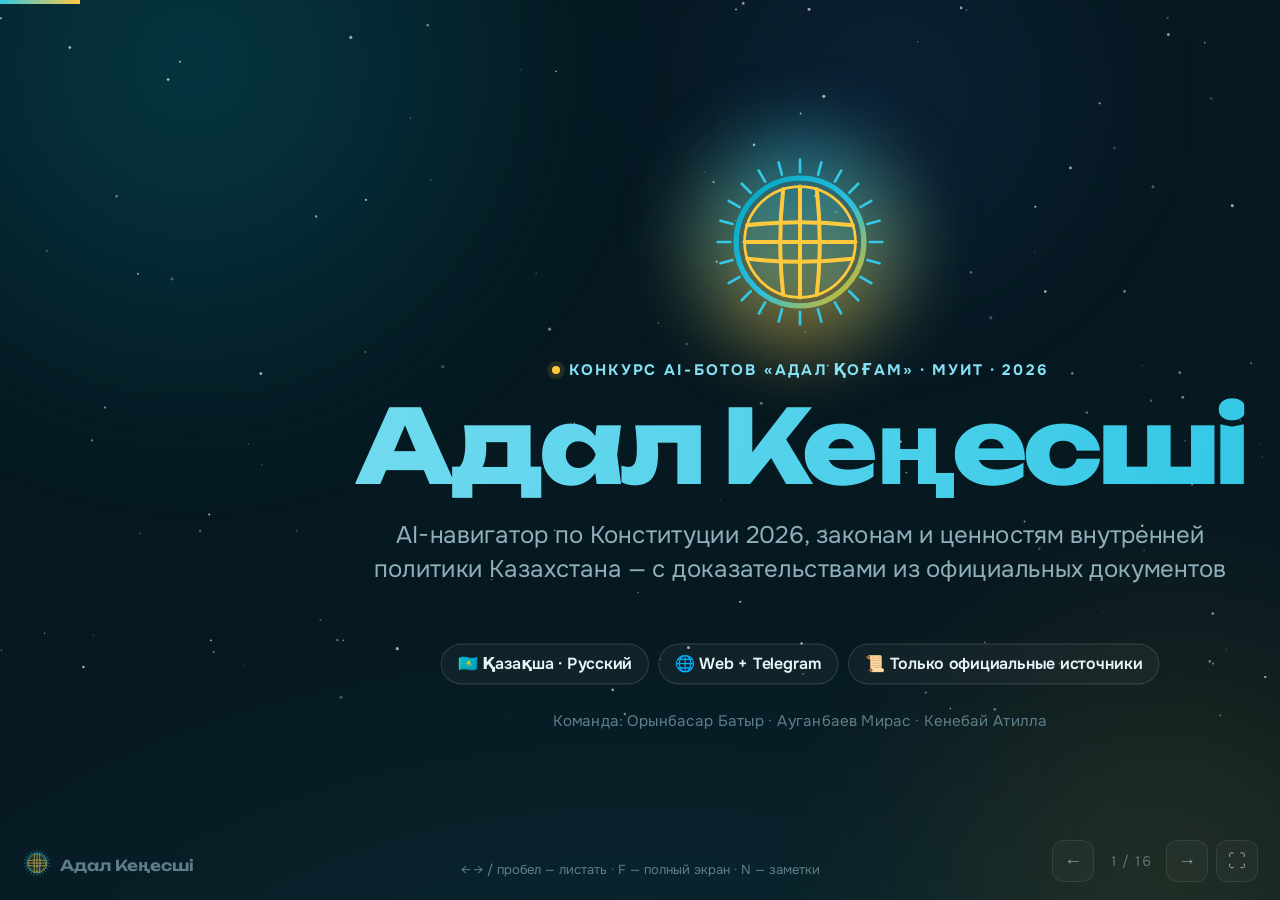
<file: docs/index.html>
<!doctype html>
<html lang="ru">
<head>
<meta charset="utf-8">
<meta name="viewport" content="width=device-width, initial-scale=1, viewport-fit=cover">
<title>Адал Кеңесші — презентация проекта</title>
<meta name="description" content="AI-навигатор по Конституции РК 2026, законам и ценностям внутренней политики. Конкурс «Адал қоғам», МУИТ.">
<meta property="og:title" content="Адал Кеңесші — AI-навигатор по Конституции 2026">
<meta property="og:description" content="Честные ответы по официальным документам, со ссылкой на статью. Қазақша · Русский.">
<meta name="theme-color" content="#061820">
<link rel="preconnect" href="https://fonts.googleapis.com">
<link rel="preconnect" href="https://fonts.gstatic.com" crossorigin>
<link href="https://fonts.googleapis.com/css2?family=Unbounded:wght@400;600;800&family=Onest:wght@400;500;600;700&display=swap" rel="stylesheet">
<link rel="icon" href="data:image/svg+xml,%3Csvg xmlns='http://www.w3.org/2000/svg' viewBox='0 0 64 64'%3E%3Ccircle cx='32' cy='32' r='30' fill='%2300A3C4'/%3E%3Ccircle cx='32' cy='32' r='15' fill='none' stroke='%23F5B800' stroke-width='4'/%3E%3Cpath d='M24 19v26M32 17v30M40 19v26M19 24h26M17 32h30M19 40h26' stroke='%23F5B800' stroke-width='2.4'/%3E%3C/svg%3E">
<style>
/* Сцена 1600×900, масштабируется под любой экран. Тёмное «ночное небо над степью»,
   национальные цвета (Указ № 1081): небесно-бирюзовый и золотистый. */
@property --angle { syntax: "<angle>"; inherits: false; initial-value: 0deg; }
:root {
  --bg: #061820; --bg2: #0A2530; --card: rgba(16, 44, 56, .62); --card-solid: #0F2A35;
  --line: rgba(255, 255, 255, .09); --line2: rgba(255, 255, 255, .16);
  --text: #EAF5F8; --muted: #8FB0BA; --dim: #5E7F89;
  --sky: #33C8E6; --sky2: #84E0F2; --sky-soft: rgba(51, 200, 230, .12);
  --gold: #FFC93D; --gold2: #FFD978; --gold-soft: rgba(255, 201, 61, .13);
  --ok: #4CD493; --bad: #FF6B7D;
  --display: "Unbounded", "Onest", system-ui, sans-serif;
  --body: "Onest", system-ui, -apple-system, "Segoe UI", sans-serif;
  --ease: cubic-bezier(.2, .8, .2, 1); --spring: cubic-bezier(.34, 1.56, .64, 1);
  color-scheme: dark;
}
* { box-sizing: border-box; }
html, body { margin: 0; height: 100%; background: var(--bg); color: var(--text); font-family: var(--body); overflow: hidden; -webkit-font-smoothing: antialiased; }

/* ---------- фон ---------- */
.sky { position: fixed; inset: 0; overflow: hidden; background: radial-gradient(120% 90% at 50% 120%, #0B2A33 0%, var(--bg) 60%); }
.aurora { position: absolute; border-radius: 50%; filter: blur(80px); opacity: .9; }
.a1 { width: 70vmax; height: 70vmax; left: -20vmax; top: -30vmax; background: radial-gradient(circle, rgba(0, 200, 230, .22), transparent 65%); animation: d1 24s var(--ease) infinite alternate; }
.a2 { width: 60vmax; height: 60vmax; right: -22vmax; bottom: -28vmax; background: radial-gradient(circle, rgba(255, 190, 40, .15), transparent 65%); animation: d2 28s var(--ease) infinite alternate; }
.a3 { width: 45vmax; height: 45vmax; right: 8vmax; top: -15vmax; background: radial-gradient(circle, rgba(60, 110, 255, .14), transparent 65%); animation: d3 32s var(--ease) infinite alternate; }
@keyframes d1 { to { transform: translate(14vmax, 10vmax) scale(1.15); } }
@keyframes d2 { to { transform: translate(-12vmax, -8vmax) scale(1.2); } }
@keyframes d3 { to { transform: translate(-16vmax, 12vmax) scale(.9); } }
#stars { position: absolute; inset: 0; width: 100%; height: 100%; }

/* ---------- сцена и слайды ---------- */
.viewport { position: fixed; inset: 0; display: grid; place-items: center; }
.stage { width: 1600px; height: 900px; position: relative; transform-origin: center; flex: none; }
.slide { position: absolute; inset: 0; padding: 84px 104px 80px; display: flex; flex-direction: column; opacity: 0; visibility: hidden; transform: translateX(60px) scale(.985); transition: opacity .6s var(--ease), transform .7s var(--ease), visibility 0s .7s; }
.slide.active { opacity: 1; visibility: visible; transform: none; transition: opacity .6s var(--ease), transform .7s var(--ease); }
.slide.past { transform: translateX(-60px) scale(.985); }
.in { opacity: 0; }
.slide.active .in { animation: rise .8s var(--ease) both; animation-delay: calc(var(--d, 0) * 110ms + 120ms); }
@keyframes rise { from { opacity: 0; transform: translateY(26px); filter: blur(8px); } to { opacity: 1; transform: none; filter: none; } }

/* ---------- типографика ---------- */
.eyebrow { display: inline-flex; align-items: center; gap: 12px; font-size: 19px; font-weight: 700; letter-spacing: .14em; text-transform: uppercase; color: var(--sky2); }
.eyebrow::before { content: ""; width: 10px; height: 10px; border-radius: 50%; background: var(--gold); box-shadow: 0 0 0 6px var(--gold-soft); }
h1, h2 { font-family: var(--display); margin: 0; letter-spacing: -.03em; text-wrap: balance; }
h2 { font-size: 58px; font-weight: 800; line-height: 1.08; margin-top: 18px; }
.lead { font-size: 26px; line-height: 1.5; color: var(--muted); margin: 22px 0 0; max-width: 1080px; }
.grad { background: linear-gradient(100deg, var(--sky) 0%, var(--sky2) 44%, var(--gold) 50%, var(--sky2) 56%, var(--sky) 100%); background-size: 300% 100%; background-position: 100% 0; -webkit-background-clip: text; background-clip: text; color: transparent; animation: sheen 6s 1.5s var(--ease) infinite; }
@keyframes sheen { 0% { background-position: 100% 0; } 55%, 100% { background-position: 0 0; } }
.gold { color: var(--gold); }
.sky-t { color: var(--sky); }
b, strong { font-weight: 700; }

/* ---------- общие блоки ---------- */
.card { background: var(--card); border: 1px solid var(--line); border-radius: 26px; backdrop-filter: blur(16px); -webkit-backdrop-filter: blur(16px); }
.row { display: flex; gap: 28px; }
.grow { flex: 1; min-width: 0; }
.pill { display: inline-flex; align-items: center; gap: 10px; padding: 12px 20px; border-radius: 999px; border: 1px solid var(--line2); background: rgba(255, 255, 255, .04); font-size: 20px; font-weight: 600; }
.chips { display: flex; flex-wrap: wrap; gap: 12px; }

/* браузер и телефон */
.browser { border-radius: 22px; overflow: hidden; border: 1px solid var(--line2); background: #0B1F27; box-shadow: 0 40px 90px -30px rgba(0, 0, 0, .8), 0 0 0 1px rgba(255, 255, 255, .03); }
.browser .bar { height: 40px; display: flex; align-items: center; gap: 8px; padding: 0 16px; background: rgba(255, 255, 255, .04); border-bottom: 1px solid var(--line); }
.browser .bar i { display: block; width: 12px; height: 12px; border-radius: 50%; background: #FF6B7D; }
.browser .bar i:nth-child(2) { background: var(--gold); } .browser .bar i:nth-child(3) { background: var(--ok); }
.browser .bar span { margin-left: 14px; font-size: 14px; color: var(--dim); }
.browser img { display: block; width: 100%; max-height: 610px; object-fit: cover; object-position: center top; }
.phone { width: 300px; border-radius: 44px; padding: 12px; background: #0B1F27; border: 1px solid var(--line2); box-shadow: 0 40px 90px -30px rgba(0, 0, 0, .9); flex: none; }
.phone img { display: block; width: 100%; border-radius: 32px; }

/* ---------- шаңырақ ---------- */
.shanyrak { overflow: visible; }
.shanyrak .uyk { transform-origin: 50px 50px; animation: spin 70s linear infinite; }
.shanyrak .uyk line { stroke: var(--sky); stroke-width: 1.6; stroke-linecap: round; }
.shanyrak .ring { fill: none; stroke: url(#shg); stroke-width: 3.2; }
.shanyrak .ring-in { fill: none; stroke: var(--gold); stroke-width: 1.6; }
.shanyrak .core { fill: rgba(51, 200, 230, .10); }
.shanyrak .bars path { fill: none; stroke: var(--gold); stroke-width: 2.4; stroke-linecap: round; }
.slide.active .draw .ring, .slide.active .draw .ring-in, .slide.active .draw .bars path { stroke-dasharray: 260; stroke-dashoffset: 260; animation: draw 2s var(--ease) forwards; }
.slide.active .draw .bars path { animation-delay: .6s; }
@keyframes draw { to { stroke-dashoffset: 0; } }
@keyframes spin { to { transform: rotate(360deg); } }
.orb { position: relative; display: grid; place-items: center; }
.orb::before { content: ""; position: absolute; inset: -14%; border-radius: 50%; background: conic-gradient(from var(--angle), var(--sky), var(--gold), var(--sky)); filter: blur(46px); opacity: .5; animation: rot 9s linear infinite; }
@keyframes rot { to { --angle: 360deg; } }
.orb svg { position: relative; width: 100%; height: 100%; animation: float 6s ease-in-out infinite; }
@keyframes float { 50% { transform: translateY(-10px); } }

/* ---------- 1. Титул ---------- */
.s-title { justify-content: center; align-items: center; text-align: center; }
.s-title .orb { width: 210px; height: 210px; margin-bottom: 24px; }
.s-title h1 { font-size: 128px; font-weight: 800; line-height: 1; letter-spacing: -.045em; }
.s-title .sub { font-size: 30px; color: var(--muted); margin-top: 26px; max-width: 1100px; line-height: 1.45; }
.s-title .chips { justify-content: center; margin-top: 40px; }
.s-title .team { margin-top: 34px; font-size: 19px; color: var(--dim); letter-spacing: .02em; }

/* ---------- 2. Проблема ---------- */
.big-nums { display: flex; gap: 22px; margin-top: 46px; }
.big-num { flex: 1; padding: 30px 30px 26px; }
.big-num b { display: block; font: 800 82px/1 var(--display); letter-spacing: -.04em; color: var(--sky); font-variant-numeric: tabular-nums; }
.big-num span { display: block; margin-top: 12px; font-size: 22px; color: var(--muted); line-height: 1.35; }
.fake { margin-top: 30px; padding: 26px 30px; display: flex; gap: 26px; align-items: center; border-color: rgba(255, 107, 125, .35); background: rgba(255, 107, 125, .07); }
.fake .q { font-size: 23px; color: var(--muted); }
.fake .a { font-size: 25px; margin-top: 6px; text-decoration: line-through; text-decoration-color: var(--bad); text-decoration-thickness: 3px; }
.fake .x { margin-left: auto; flex: none; padding: 10px 18px; border-radius: 14px; background: var(--bad); color: #2B0008; font-weight: 800; font-size: 20px; }

/* ---------- 3. Решение ---------- */
.pillars { display: grid; grid-template-columns: repeat(4, 1fr); gap: 20px; margin-top: 52px; }
.pillar { padding: 30px 26px; display: flex; flex-direction: column; gap: 14px; }
.pillar .ic { width: 64px; height: 64px; border-radius: 20px; display: grid; place-items: center; font-size: 32px; background: var(--sky-soft); }
.pillar.g .ic { background: var(--gold-soft); }
.pillar h3 { margin: 0; font: 600 25px/1.25 var(--display); letter-spacing: -.01em; }
.pillar p { margin: 0; font-size: 19.5px; line-height: 1.45; color: var(--muted); }

/* ---------- скриншот-слайды ---------- */
.shot-layout { display: flex; gap: 52px; align-items: center; flex: 1; margin-top: 10px; min-height: 0; }
.shot-text { width: 500px; flex: none; display: flex; flex-direction: column; }
.shot-text h2 { font-size: 50px; }
.shot-text .lead { font-size: 23px; }
.shot-media { flex: 1; min-width: 0; position: relative; }
.points { list-style: none; padding: 0; margin: 30px 0 0; display: grid; gap: 16px; }
.points li { display: flex; gap: 14px; font-size: 21px; line-height: 1.4; color: var(--text); }
.points li::before { content: ""; flex: none; width: 10px; height: 10px; margin-top: 10px; border-radius: 3px; background: var(--gold); transform: rotate(45deg); }
.points li span { color: var(--muted); }
.callout { position: absolute; padding: 14px 18px; border-radius: 16px; font-size: 18px; font-weight: 600; background: var(--card-solid); border: 1px solid rgba(255, 201, 61, .5); box-shadow: 0 20px 40px -18px rgba(0, 0, 0, .9); max-width: 330px; line-height: 1.35; }
.callout small { display: block; font-weight: 500; color: var(--muted); font-size: 15px; margin-top: 4px; }
.verdicts { display: grid; grid-template-columns: 1fr 1fr; gap: 12px; margin-top: 28px; }
.vd { display: flex; align-items: center; gap: 12px; padding: 14px 16px; border-radius: 16px; font-size: 19px; font-weight: 700; border: 1px solid var(--line2); }
.vd i { width: 34px; height: 34px; border-radius: 50%; display: grid; place-items: center; font-style: normal; color: #062; flex: none; }
.vd.t { background: rgba(76, 212, 147, .1); } .vd.t i { background: var(--ok); color: #03301C; }
.vd.f { background: rgba(255, 107, 125, .1); } .vd.f i { background: var(--bad); color: #2B0008; }
.vd.p { background: var(--gold-soft); } .vd.p i { background: var(--gold); color: #2A1F00; }
.vd.u { background: rgba(255, 255, 255, .04); } .vd.u i { background: var(--muted); color: #0A1A20; }

/* ---------- 8. мультиканальность ---------- */
.multi { display: grid; grid-template-columns: 300px 1fr; gap: 46px; align-items: center; flex: 1; margin-top: 18px; }
.feat-grid { display: grid; grid-template-columns: 1fr 1fr; gap: 18px; }
.feat { padding: 24px; display: flex; gap: 18px; align-items: flex-start; }
.feat .ic { font-size: 30px; flex: none; width: 56px; height: 56px; border-radius: 18px; display: grid; place-items: center; background: var(--sky-soft); }
.feat h3 { margin: 0; font: 600 22px/1.25 var(--display); }
.feat p { margin: 6px 0 0; font-size: 18px; color: var(--muted); line-height: 1.4; }
.feat code { font-family: ui-monospace, Menlo, monospace; color: var(--gold2); font-size: 16px; }

/* ---------- 9. как работает ---------- */
.flow { display: grid; grid-template-columns: repeat(6, 1fr); gap: 0; margin-top: 64px; position: relative; }
.flow::before { content: ""; position: absolute; left: 7%; right: 7%; top: 58px; height: 3px; border-radius: 3px; background: linear-gradient(90deg, var(--sky), var(--gold)); transform-origin: left; transform: scaleX(0); }
.slide.active .flow::before { animation: grow 2.2s .4s var(--ease) forwards; }
@keyframes grow { to { transform: scaleX(1); } }
.node { display: flex; flex-direction: column; align-items: center; text-align: center; padding: 0 10px; position: relative; }
.node .dot { width: 116px; height: 116px; border-radius: 34px; display: grid; place-items: center; font-size: 46px; background: var(--card-solid); border: 1px solid var(--line2); box-shadow: 0 20px 40px -18px rgba(0, 0, 0, .8); position: relative; z-index: 1; }
.node.gold .dot { border-color: rgba(255, 201, 61, .55); box-shadow: 0 0 0 6px var(--gold-soft), 0 20px 40px -18px rgba(0, 0, 0, .8); }
.node h3 { margin: 22px 0 8px; font: 600 21px/1.25 var(--display); }
.node p { margin: 0; font-size: 17px; color: var(--muted); line-height: 1.4; }
.node .n { position: absolute; top: -12px; right: 22%; z-index: 2; width: 34px; height: 34px; border-radius: 50%; background: var(--gold); color: #2A1F00; font-weight: 800; font-size: 16px; display: grid; place-items: center; }
.flow-note { margin-top: 54px; display: flex; gap: 18px; }
.flow-note .card { flex: 1; padding: 22px 26px; font-size: 20px; line-height: 1.45; color: var(--muted); }
.flow-note b { color: var(--text); }

/* ---------- 10. база знаний ---------- */
.kb { display: grid; grid-template-columns: 1fr 1fr; gap: 24px; margin-top: 40px; }
.kb .card { padding: 30px 32px; }
.kb h3 { margin: 0 0 6px; font: 600 25px/1.3 var(--display); display: flex; justify-content: space-between; align-items: baseline; gap: 12px; }
.kb h3 small { font: 500 17px var(--body); color: var(--sky2); }
.kb ul { list-style: none; margin: 16px 0 0; padding: 0; display: grid; gap: 11px; }
.kb li { font-size: 19.5px; line-height: 1.35; display: flex; gap: 12px; color: var(--text); }
.kb li::before { content: "—"; color: var(--gold); flex: none; }
.kb-stats { display: flex; gap: 18px; margin-top: 30px; }
.kb-stat { flex: 1; padding: 20px 26px; display: flex; align-items: center; gap: 18px; }
.kb-stat b { font: 800 50px/1 var(--display); color: var(--gold); font-variant-numeric: tabular-nums; }
.kb-stat span { font-size: 19px; color: var(--muted); line-height: 1.3; }
.kb-stat.warn { border-color: rgba(255, 201, 61, .4); }
.kb-stat.warn b { font-size: 40px; }

/* ---------- 11. качество ---------- */
.metrics { display: grid; grid-template-columns: minmax(0, 1.3fr) repeat(3, minmax(0, 1fr)); gap: 20px; margin-top: 50px; }
.metric { padding: 34px 30px 30px; display: flex; flex-direction: column; justify-content: space-between; min-height: 300px; }
.metric b { display: block; font: 800 70px/1 var(--display); letter-spacing: -.05em; font-variant-numeric: tabular-nums; }
.metric.main b { font-size: 118px; }
.metric .num { font: inherit; color: inherit; margin: 0; }
.metric > span { font-size: 21px; color: var(--muted); line-height: 1.35; margin-top: 18px; }
.metric.main { background: linear-gradient(150deg, rgba(51, 200, 230, .18), rgba(255, 201, 61, .08)); border-color: rgba(51, 200, 230, .35); }
.metric .bar { height: 8px; border-radius: 8px; background: rgba(255, 255, 255, .07); margin-top: 22px; overflow: hidden; }
.metric .bar i { display: block; height: 100%; width: 0; border-radius: 8px; background: linear-gradient(90deg, var(--sky), var(--gold)); transition: width 1.6s var(--ease); }
.metric-foot { margin-top: 26px; display: flex; gap: 14px; flex-wrap: wrap; }

/* ---------- 12. безопасность ---------- */
.sec { display: grid; grid-template-columns: repeat(3, 1fr); gap: 20px; margin-top: 44px; }
.sec .card { padding: 28px; }
.sec .ic { font-size: 34px; }
.sec h3 { margin: 14px 0 8px; font: 600 23px/1.25 var(--display); }
.sec p { margin: 0; font-size: 18.5px; color: var(--muted); line-height: 1.45; }

/* ---------- 13. стек ---------- */
.stack { display: grid; grid-template-columns: repeat(3, 1fr); gap: 20px; margin-top: 46px; }
.stack .card { padding: 28px 30px; }
.stack .lbl { font-size: 16px; font-weight: 700; letter-spacing: .12em; text-transform: uppercase; color: var(--sky2); }
.stack .val { font: 600 26px/1.3 var(--display); margin-top: 10px; }
.stack .val small { display: block; font: 500 18px/1.4 var(--body); color: var(--muted); margin-top: 8px; }


/* ---------- архитектура ---------- */
.arch { display: grid; grid-template-columns: 290px 64px minmax(0, 1fr) 64px 330px; align-items: stretch; margin-top: 34px; }
.arch-col { display: flex; flex-direction: column; gap: 14px; justify-content: center; }
.arch-lbl { font-size: 14px; font-weight: 700; letter-spacing: .12em; text-transform: uppercase; color: var(--sky2); margin-bottom: 2px; }
.abox { padding: 16px 18px; border-radius: 18px; background: var(--card-solid); border: 1px solid var(--line2); }
.abox h3 { margin: 0; font: 600 20px/1.25 var(--display); display: flex; align-items: center; gap: 10px; }
.abox p { margin: 6px 0 0; font-size: 15.5px; color: var(--muted); line-height: 1.4; }
.abox.gold { border-color: rgba(255, 201, 61, .5); box-shadow: 0 0 0 5px var(--gold-soft); }
.core-box { padding: 18px 20px; border-radius: 22px; background: linear-gradient(160deg, rgba(51, 200, 230, .14), rgba(16, 44, 56, .7)); border: 1px solid rgba(51, 200, 230, .4); display: flex; flex-direction: column; justify-content: center; gap: 12px; }
.core-box > h3 { margin: 0; font: 600 22px var(--display); display: flex; justify-content: space-between; align-items: baseline; }
.core-box > h3 small { font: 500 15px var(--body); color: var(--muted); }
.mods { display: grid; grid-template-columns: 1fr 1fr; gap: 8px; }
.mod { padding: 10px 12px; border-radius: 12px; background: rgba(6, 24, 32, .55); border: 1px solid var(--line); font-size: 15px; color: var(--muted); line-height: 1.35; }
.mod b { display: block; font-family: ui-monospace, Menlo, monospace; font-size: 14.5px; color: var(--gold2); font-weight: 600; margin-bottom: 2px; }
.mod.wide { grid-column: 1 / -1; background: rgba(255, 201, 61, .08); border-color: rgba(255, 201, 61, .35); }
.arrow { display: flex; flex-direction: column; align-items: center; justify-content: center; gap: 8px; color: var(--sky2); }
.arrow svg { width: 64px; height: 24px; overflow: visible; }
.arrow path { fill: none; stroke: url(#arr); stroke-width: 2.5; stroke-linecap: round; stroke-dasharray: 6 6; animation: dash 1.2s linear infinite; }
.arrow small { font-size: 12.5px; font-weight: 700; letter-spacing: .06em; color: var(--dim); text-transform: uppercase; }
@keyframes dash { to { stroke-dashoffset: -24; } }
.build { margin-top: 26px; padding: 18px 22px; border-radius: 22px; background: var(--card); border: 1px solid var(--line); }
.build-head { display: flex; justify-content: space-between; align-items: baseline; margin-bottom: 12px; }
.build-head b { font: 600 20px var(--display); color: var(--gold); }
.build-head span { font-size: 15px; color: var(--muted); }
.bsteps { display: grid; grid-template-columns: repeat(6, minmax(0, 1fr)); gap: 10px; counter-reset: b; }
.bstep { position: relative; padding: 12px 12px 12px 46px; border-radius: 14px; background: rgba(6, 24, 32, .5); border: 1px solid var(--line); font-size: 15px; line-height: 1.35; color: var(--muted); }
.bstep::before { counter-increment: b; content: counter(b); position: absolute; left: 12px; top: 12px; width: 24px; height: 24px; border-radius: 50%; display: grid; place-items: center; background: var(--gold); color: #2A1F00; font-weight: 800; font-size: 13px; }
.bstep b { display: block; color: var(--text); font-size: 15.5px; margin-bottom: 2px; }

/* ---------- 14. польза ---------- */
.impact { display: grid; grid-template-columns: repeat(4, 1fr); gap: 20px; margin-top: 46px; }
.impact .card { padding: 28px 24px; }
.impact .ic { font-size: 38px; }
.impact h3 { margin: 14px 0 10px; font: 600 23px/1.25 var(--display); }
.impact p { margin: 0; font-size: 18px; color: var(--muted); line-height: 1.45; }
.road { margin-top: 30px; padding: 24px 30px; display: flex; align-items: center; gap: 26px; }
.road .lbl { font: 600 20px var(--display); color: var(--gold); flex: none; }
.road .steps { display: flex; gap: 12px; flex-wrap: wrap; }

/* ---------- 15. финал ---------- */
.s-final { align-items: center; text-align: center; justify-content: center; }
.s-final h2 { font-size: 92px; }
.qrs { display: flex; gap: 40px; justify-content: center; margin-top: 50px; }
.qr { padding: 22px 22px 18px; display: flex; flex-direction: column; align-items: center; gap: 14px; width: 270px; }
.qr img { width: 220px; height: 220px; border-radius: 18px; background: #fff; padding: 8px; }
.qr b { font: 600 22px var(--display); }
.qr span { font-size: 15px; color: var(--muted); word-break: break-all; }
.thanks { margin-top: 46px; font: 600 30px var(--display); color: var(--muted); }

/* ---------- навигация ---------- */
.progress { position: fixed; left: 0; top: 0; height: 4px; background: linear-gradient(90deg, var(--sky), var(--gold)); transition: width .6s var(--ease); z-index: 10; }
.nav { position: fixed; right: 22px; bottom: 18px; display: flex; align-items: center; gap: 8px; z-index: 10; opacity: .55; transition: opacity .3s; }
.nav:hover { opacity: 1; }
.nav button { width: 42px; height: 42px; border-radius: 12px; border: 1px solid var(--line2); background: rgba(255, 255, 255, .05); color: var(--text); font-size: 18px; cursor: pointer; }
.nav button:hover { background: var(--sky-soft); }
.nav .count { font-size: 14px; color: var(--muted); min-width: 56px; text-align: center; font-variant-numeric: tabular-nums; }
.brand-mini { position: fixed; left: 24px; bottom: 20px; display: flex; align-items: center; gap: 10px; font: 600 15px var(--display); color: var(--dim); z-index: 10; }
.brand-mini svg { width: 26px; height: 26px; }
.notes { position: fixed; left: 50%; bottom: 76px; transform: translateX(-50%); width: min(900px, calc(100% - 40px)); padding: 18px 22px; border-radius: 18px; background: rgba(6, 24, 32, .94); border: 1px solid rgba(255, 201, 61, .45); font-size: 17px; line-height: 1.5; color: var(--text); z-index: 20; }
.notes b { color: var(--gold); display: block; font-size: 13px; letter-spacing: .1em; text-transform: uppercase; margin-bottom: 6px; }
.hint { position: fixed; left: 50%; bottom: 22px; transform: translateX(-50%); font-size: 13px; color: var(--dim); z-index: 10; transition: opacity 1s; }
@media (prefers-reduced-motion: reduce) { *, *::before, *::after { animation-duration: .01ms !important; animation-iteration-count: 1 !important; transition-duration: .01ms !important; } }
</style>
</head>
<body>
<svg width="0" height="0" style="position:absolute" aria-hidden="true"><defs>
  <linearGradient id="arr" x1="0" y1="0" x2="1" y2="0"><stop offset="0" stop-color="#33C8E6"/><stop offset="1" stop-color="#FFC93D"/></linearGradient>
  <linearGradient id="shg" x1="0" y1="0" x2="1" y2="1"><stop offset="0" stop-color="#00A3C4"/><stop offset=".55" stop-color="#2BC0DE"/><stop offset="1" stop-color="#F5B800"/></linearGradient>
</defs></svg>

<div class="sky" aria-hidden="true"><div class="aurora a1"></div><div class="aurora a2"></div><div class="aurora a3"></div><canvas id="stars"></canvas></div>
<div class="progress" id="progress"></div>

<div class="viewport"><div class="stage" id="stage">

  <!-- 1 -->
  <section class="slide s-title" data-notes="Добрый день! Мы — Батыр, Мирас и Атилла. Представляем «Адал Кеңесші» — «Честный советник». Это AI-навигатор по новой Конституции, законам и ценностям внутренней политики. Главное: он отвечает только по официальным документам и всегда показывает, где это написано.">
    <div class="orb in" style="--d:0"><span class="shanyrak-slot" data-draw="1"></span></div>
    <p class="eyebrow in" style="--d:2">Конкурс AI-ботов «Адал қоғам» · МУИТ · 2026</p>
    <h1 class="in" style="--d:3"><span class="grad">Адал Кеңесші</span></h1>
    <p class="sub in" style="--d:4">AI-навигатор по Конституции 2026, законам и ценностям внутренней политики Казахстана — с доказательствами из официальных документов</p>
    <div class="chips in" style="--d:5">
      <span class="pill">🇰🇿 Қазақша · Русский</span><span class="pill">🌐 Web + Telegram</span><span class="pill">📜 Только официальные источники</span>
    </div>
    <p class="team in" style="--d:6">Команда: Орынбасар Батыр · Ауганбаев Мирас · Кенебай Атилла</p>
  </section>

  <!-- 2 -->
  <section class="slide" data-notes="1 июля 2026 года вступила в силу новая Конституция. Плюс Указ о ценностях внутренней политики, Послания, антикоррупционные законы — сотни страниц. Где искать ответ? Обычные AI-чаты уверенно выдумывают: например, «статья 99», хотя в Конституции 96 статей. В теме честности это недопустимо.">
    <p class="eyebrow in" style="--d:0">Проблема</p>
    <h2 class="in" style="--d:1">Новая Конституция действует <span class="gold">с 1 июля 2026</span>.<br>Найти в ней ответ — сложно.</h2>
    <div class="big-nums">
      <div class="card big-num in" style="--d:2"><b data-count="96">96</b><span>статей новой Конституции + преамбула</span></div>
      <div class="card big-num in" style="--d:3"><b data-count="23">23</b><span>ключевых документа: законы, указы, Послания</span></div>
      <div class="card big-num in" style="--d:4"><b data-count="2">2</b><span>языка, на которых нужны ответы: қазақша и русский</span></div>
    </div>
    <div class="card fake in" style="--d:5">
      <div><div class="q">Типичный AI-чат на вопрос о Конституции:</div><div class="a">«Согласно статье 99 Конституции РК…»</div></div>
      <span class="x">В Конституции 96 статей ✕</span>
    </div>
  </section>

  <!-- 3 -->
  <section class="slide" data-notes="Наше решение — бот, который сначала находит нужные статьи в официальных текстах, а потом отвечает только по ним. Четыре принципа.">
    <p class="eyebrow in" style="--d:0">Решение</p>
    <h2 class="in" style="--d:1">Отвечает только по официальным текстам<br><span class="grad">и показывает, где это написано</span></h2>
    <div class="pillars">
      <div class="card pillar g in" style="--d:2"><div class="ic">📜</div><h3>Конституция по статьям</h3><p>Если понятие закреплено в Конституции 2026 — бот обязательно указывает статью или преамбулу</p></div>
      <div class="card pillar in" style="--d:3"><div class="ic">❝</div><h3>Цитата-доказательство</h3><p>Каждая ссылка [n] — точная фраза из документа и переход на akorda.kz / adilet.zan.kz прямо к ней</p></div>
      <div class="card pillar in" style="--d:4"><div class="ic">🛡️</div><h3>Честное «нет данных»</h3><p>Если подтверждения нет — бот так и говорит, а не выдумывает (п. 4.9 Положения)</p></div>
      <div class="card pillar g in" style="--d:5"><div class="ic">🇰🇿</div><h3>Қазақша и русский</h3><p>Понимает вопрос даже без казахских букв и латиницей, отвечает на языке вопроса</p></div>
    </div>
  </section>

  <!-- 4 -->
  <section class="slide" data-notes="Так выглядит продукт. Современный интерфейс в национальных цветах — бирюза и золото из Указа № 1081, символ — шаңырақ. Три режима: вопрос, моя ситуация, проверка факта. Работает на телефоне.">
    <p class="eyebrow in" style="--d:0">Продукт</p>
    <div class="shot-layout">
      <div class="shot-text">
        <h2 class="in" style="--d:1">Шаңырақ —<br><span class="grad">сердце бота</span></h2>
        <p class="lead in" style="--d:2">Национальный символ единства (Указ № 1081) оживает: вращается, пока бот ищет, и пульсирует, пока пишет ответ.</p>
        <ul class="points">
          <li class="in" style="--d:3"><div>Три режима <span>— Вопрос · Моя ситуация · Проверка факта</span></div></li>
          <li class="in" style="--d:4"><div>Шаги поиска на экране <span>— видно, как работает RAG</span></div></li>
          <li class="in" style="--d:5"><div>Голос, озвучка, тёмная тема, мобильная версия</div></li>
        </ul>
      </div>
      <div class="shot-media row" style="align-items:flex-end;gap:24px">
        <div class="browser grow in" style="--d:3"><div class="bar"><i></i><i></i><i></i><span>adal-kenesshi · Чат</span></div><img src="img/home.webp" alt="Главная страница Адал Кеңесші"></div>
        <div class="phone in" style="--d:5;width:210px;border-radius:34px;padding:9px"><img src="img/mobile-home.webp" alt="Мобильная версия" style="border-radius:26px"></div>
      </div>
    </div>
  </section>

  <!-- 5 -->
  <section class="slide" data-notes="Пример: «Что такое Закон и Порядок и закреплён ли он в Конституции?». Бот находит Указ, выступления, закон о профилактике — и золотой печатью показывает: преамбула и статья 3 Конституции. Каждый номер кликабелен — открывается точная цитата.">
    <p class="eyebrow in" style="--d:0">Ответ с доказательствами</p>
    <div class="shot-layout">
      <div class="shot-text">
        <h2 class="in" style="--d:1">Каждое утверждение — <span class="gold">со ссылкой</span></h2>
        <p class="lead in" style="--d:2">«Что такое «Закон и Порядок» и закреплён ли он в Конституции?»</p>
        <ul class="points">
          <li class="in" style="--d:3"><div>📜 Золотая печать <span>— преамбула и ст. 3 Конституции 2026</span></div></li>
          <li class="in" style="--d:4"><div>❝ Цитата-доказательство <span>к каждому источнику</span></div></li>
          <li class="in" style="--d:5"><div>Переход на первоисточник <span>сразу к нужной фразе</span></div></li>
        </ul>
      </div>
      <div class="shot-media in" style="--d:3">
        <div class="browser"><div class="bar"><i></i><i></i><i></i><span>Ответ · 7 источников · 5.1 с</span></div><img src="img/answer-crop.webp" alt="Ответ с печатью Конституции" style="object-position:center 55%"></div>
              </div>
    </div>
  </section>

  <!-- 6 -->
  <section class="slide" data-notes="Режим «Моя ситуация». Человек пишет бытовыми словами: «сотрудник намекает, что справку выдадут быстрее за деньги». Бот переводит это на язык закона, находит статьи 24, 24-1, 24-3 Закона о противодействии коррупции и даёт план: что говорят нормы, что делать, куда обратиться, какие права и защита. Он никого не обвиняет — это информационная помощь.">
    <p class="eyebrow in" style="--d:0">Режим «Моя ситуация»</p>
    <div class="shot-layout">
      <div class="shot-text">
        <h2 class="in" style="--d:1">«Просят взятку.<br><span class="grad">Что делать?»</span></h2>
        <p class="lead in" style="--d:2">Бот переводит бытовой рассказ на язык закона и даёт понятный план.</p>
        <ul class="points">
          <li class="in" style="--d:3"><div>Нормы <span>— ст. 24, 24-1, 24-3 Закона «О противодействии коррупции»</span></div></li>
          <li class="in" style="--d:4"><div>Шаги и каналы <span>— call-центр 1424, E-Otinish</span></div></li>
          <li class="in" style="--d:5"><div>Права <span>— конфиденциальность, защита 3 года</span></div></li>
          <li class="in" style="--d:6"><div>Без обвинений <span>— информационная помощь, не заключение</span></div></li>
        </ul>
      </div>
      <div class="shot-media in" style="--d:3"><div class="browser"><div class="bar"><i></i><i></i><i></i><span>🧭 Моя ситуация</span></div><img src="img/situation-crop.webp" alt="Режим Моя ситуация" style="object-position:center 70%"></div></div>
    </div>
  </section>

  <!-- 7 -->
  <section class="slide" data-notes="Режим «Проверка факта» — против фейков. Вставляем: «По новой Конституции Президент избирается на 5 лет и может переизбираться». Вердикт — не соответствует: статья 43 — семь лет, один раз. Если данных нет — бот честно говорит «нет данных», а не «ложь».">
    <p class="eyebrow in" style="--d:0">Режим «Проверка факта»</p>
    <div class="shot-layout">
      <div class="shot-text">
        <h2 class="in" style="--d:1">Фейк или правда — <span class="gold">по документам</span></h2>
        <p class="lead in" style="--d:2">«По новой Конституции Президент избирается на 5 лет и может переизбираться»</p>
        <div class="verdicts in" style="--d:3">
          <div class="vd t"><i>✓</i>Подтверждается</div><div class="vd f"><i>✕</i>Не соответствует</div>
          <div class="vd p"><i>≈</i>Частично верно</div><div class="vd u"><i>?</i>Нет данных</div>
        </div>
        <p class="lead in" style="--d:4;font-size:20px">Противодействие фейкам — приоритет информационной политики в Указе № 1081.</p>
      </div>
      <div class="shot-media in" style="--d:3">
        <div class="browser"><div class="bar"><i></i><i></i><i></i><span>🔎 Проверка факта</span></div><img src="img/factcheck-crop.webp" alt="Проверка факта"></div>
        <div class="callout in" style="--d:7;right:-24px;top:-34px;border-color:rgba(255,107,125,.6)">✕ Ст. 43: семь лет, только один раз<small>бот опроверг цитатой из Конституции</small></div>
      </div>
    </div>
  </section>

  <!-- 8 -->
  <section class="slide" data-notes="Бот доступен везде: сайт и Telegram. Казахский — полноценный. Есть справочник из 9 ценностей с отметкой, закреплены ли они в Конституции, квиз с таблицей лидеров, голосовой ввод, аналитика для организаторов.">
    <p class="eyebrow in" style="--d:0">Для каждого</p>
    <div class="multi">
      <div class="phone in" style="--d:1"><img src="img/mobile-kk.webp" alt="Ответ на казахском"></div>
      <div>
        <h2 class="in" style="--d:1;font-size:52px;margin-top:0">Қазақша, на телефоне,<br><span class="grad">в Telegram</span></h2>
        <div class="feat-grid" style="margin-top:34px">
          <div class="card feat in" style="--d:2"><div class="ic">🤖</div><div><h3>Telegram-бот</h3><p>Ответ печатается «вживую», <code>/situation</code>, <code>/check</code>, <code>/quiz</code></p></div></div>
          <div class="card feat in" style="--d:3"><div class="ic">🎙️</div><div><h3>Голос</h3><p>Голосовой ввод ru-RU / kk-KZ и озвучка ответа</p></div></div>
          <div class="card feat in" style="--d:4"><div class="ic">🎮</div><div><h3>Квиз «Адал азамат»</h3><p>17 вопросов, проверка на сервере, таблица лидеров</p></div></div>
          <div class="card feat in" style="--d:5"><div class="ic">📊</div><div><h3>Аналитика</h3><p>Какие вопросы задают и на что нет ответа — для «Адал қоғам»</p></div></div>
        </div>
      </div>
    </div>
  </section>

  <!-- 9 -->
  <section class="slide" data-notes="Как это работает. Вопрос проверяется, при необходимости переформулируется. Гибридный поиск: смысловой — модель e5, понимает казахский — и по ключевым словам BM25. Отдельно проверяем Конституцию. Если ничего похожего нет — честный отказ без вызова нейросети. Claude пишет ответ только по найденным фрагментам, а сервер проверяет ссылки и подбирает цитаты.">
    <p class="eyebrow in" style="--d:0">Как это работает</p>
    <h2 class="in" style="--d:1">RAG: сначала <span class="sky-t">найти</span>, потом <span class="gold">ответить</span></h2>
    <div class="flow">
      <div class="node in" style="--d:2"><span class="n">1</span><div class="dot">💬</div><h3>Вопрос</h3><p>валидация, язык, режим, лимиты</p></div>
      <div class="node in" style="--d:3"><span class="n">2</span><div class="dot">🔍</div><h3>Гибридный поиск</h3><p>смысл (e5) + слова (BM25) → RRF</p></div>
      <div class="node gold in" style="--d:4"><span class="n">3</span><div class="dot">📜</div><h3>Конституция</h3><p>отдельно ищем статьи 2026 года</p></div>
      <div class="node in" style="--d:5"><span class="n">4</span><div class="dot">🛡️</div><h3>Порог</h3><p>нет похожего — честный отказ</p></div>
      <div class="node gold in" style="--d:6"><span class="n">5</span><div class="dot">✨</div><h3>Claude</h3><p>отвечает только по фрагментам, с [n]</p></div>
      <div class="node in" style="--d:7"><span class="n">6</span><div class="dot">❝</div><h3>Проверка</h3><p>цитаты, печать, вердикт, журнал</p></div>
    </div>
    <div class="flow-note">
      <div class="card in" style="--d:8"><b>Межъязыковой поиск:</b> вопрос на казахском находит русский текст и наоборот</div>
      <div class="card in" style="--d:9"><b>Законы и Конституция — по статьям:</b> ответ ссылается на конкретную статью</div>
    </div>
  </section>

  <!-- 10 -->
  <section class="slide" data-notes="База знаний — 23 официальных документа на двух языках, 2645 фрагментов. Конституция и основы политики — с akorda.kz, законы — из «Әділет» Минюста в действующей редакции. Важная деталь: скрипт сам отсеивает утратившие силу акты — например, закон о госслужбе 2015 года утратил силу в мае 2026, и бот взял новый.">
    <p class="eyebrow in" style="--d:0">База знаний</p>
    <h2 class="in" style="--d:1">Только официальные документы, <span class="gold">только действующие</span></h2>
    <div class="kb">
      <div class="card in" style="--d:2"><h3>Основы внутренней политики <small>akorda.kz</small></h3><ul>
        <li>Конституция РК 2026 — 96 статей и преамбула</li><li>Указ № 1081 о принципах и ценностях внутренней политики</li>
        <li>Послания народу Казахстана 2019–2025</li><li>Выступления Главы государства 2023–2026</li></ul></div>
      <div class="card in" style="--d:3"><h3>Законы и антикоррупция <small>adilet.zan.kz</small></h3><ul>
        <li>«О противодействии коррупции» · Концепция 2022–2026</li><li>«Об общественном контроле» · «О доступе к информации»</li>
        <li>«О профилактике правонарушений» (2025)</li><li>«О государственной службе» (2026) · Этический кодекс</li></ul></div>
    </div>
    <div class="kb-stats">
      <div class="card kb-stat in" style="--d:4"><b data-count="23">23</b><span>документа<br>на 2 языках</span></div>
      <div class="card kb-stat in" style="--d:5"><b data-count="2645">2645</b><span>фрагментов<br>в поисковом индексе</span></div>
      <div class="card kb-stat warn in" style="--d:6"><b>⚠️</b><span><b style="font:600 19px var(--body);color:var(--text)">Закон о госслужбе 2015 утратил силу</b><br>скрипт сам отсеял его и взял закон 2026 года</span></div>
    </div>
  </section>

  <!-- 11 -->
  <section class="slide" data-notes="Мы не просто говорим, что бот точный — мы измерили. 47 контрольных вопросов по всем темам и режимам, на двух языках, плюс ловушки. 98% пройдено. На ловушках, проверке фактов и казахском — 100%. Отчёт лежит в репозитории, его можно перезапустить одной командой.">
    <p class="eyebrow in" style="--d:0">Качество — измерено</p>
    <h2 class="in" style="--d:1">47 контрольных вопросов.<br><span class="grad">Результаты:</span></h2>
    <div class="metrics">
      <div class="card metric main in" style="--d:2"><div><b><span class="num" data-count="98">98</span>%</b></div><span>вопросов пройдено — ответ со ссылкой на нужный документ</span><div class="bar"><i data-w="98"></i></div></div>
      <div class="card metric in" style="--d:3"><b class="gold"><span class="num" data-count="100">100</span>%</b><span>отказов на вопросы-ловушки — без выдумок</span><div class="bar"><i data-w="100"></i></div></div>
      <div class="card metric in" style="--d:4"><b class="sky-t"><span class="num" data-count="100">100</span>%</b><span>верных вердиктов проверки фактов</span><div class="bar"><i data-w="100"></i></div></div>
      <div class="card metric in" style="--d:5"><b class="gold"><span class="num" data-count="100">100</span>%</b><span>вопросов на казахском пройдено</span><div class="bar"><i data-w="100"></i></div></div>
    </div>
    <div class="metric-foot in" style="--d:6"><span class="pill">⏱ ≈ 4,6 с на ответ</span><span class="pill">🧪 46 автотестов</span><span class="pill">📄 отчёт: docs/EVALUATION.md</span></div>
  </section>

  <!-- 12 -->
  <section class="slide" data-notes="Безопасность и надёжность: защита от выдумок в два слоя, защита от prompt injection, очистка HTML, лимиты, защита бюджета. Персональные данные не храним — только хэш. Ключи — только в .env.">
    <p class="eyebrow in" style="--d:0">Безопасность и надёжность</p>
    <h2 class="in" style="--d:1">Доверять можно — <span class="gold">и это проверяемо</span></h2>
    <div class="sec">
      <div class="card in" style="--d:2"><div class="ic">🛡️</div><h3>Двойная защита от выдумок</h3><p>Порог релевантности + маркер «нет данных»; сервер убирает 📜, если статьи нет</p></div>
      <div class="card in" style="--d:3"><div class="ic">🧱</div><h3>Prompt injection</h3><p>Документы и ввод — данные, а не команды; попытки пишутся в журнал</p></div>
      <div class="card in" style="--d:4"><div class="ic">🔒</div><h3>Персональные данные</h3><p>IP и Telegram ID не храним — только солёный SHA-256 (Закон РК о ПД)</p></div>
      <div class="card in" style="--d:5"><div class="ic">🧼</div><h3>Веб-защита</h3><p>CSP, DOMPurify, X-Frame-Options, валидация Pydantic</p></div>
      <div class="card in" style="--d:6"><div class="ic">⏱️</div><h3>Лимиты</h3><p>Rate-limit без обхода через заголовки, дневной лимит бюджета LLM</p></div>
      <div class="card in" style="--d:7"><div class="ic">🔑</div><h3>Секреты</h3><p>Ключи только в .env, вне репозитория; админка по токену</p></div>
    </div>
  </section>

  <!-- 13 -->
  <section class="slide" data-notes="Технологии: Python и FastAPI, нейросеть Claude от Anthropic, локальная мультиязычная модель поиска e5 — бесплатно и без передачи данных, SQLite, интерфейс без фреймворков, aiogram для Telegram, Docker и тесты.">
    <p class="eyebrow in" style="--d:0">Технологии</p>
    <h2 class="in" style="--d:1">Простая архитектура, <span class="grad">которую мы можем объяснить</span></h2>
    <div class="stack">
      <div class="card in" style="--d:2"><div class="lbl">LLM</div><div class="val">Claude (Anthropic)<small>Haiku 5.5 / Opus 5.5, потоковые ответы</small></div></div>
      <div class="card in" style="--d:3"><div class="lbl">Поиск</div><div class="val">multilingual-e5 + BM25<small>локально, понимает казахский, RRF-слияние</small></div></div>
      <div class="card in" style="--d:4"><div class="lbl">Backend</div><div class="val">Python 3.12 · FastAPI<small>SSE-стриминг, SQLite, Pydantic</small></div></div>
      <div class="card in" style="--d:5"><div class="lbl">Frontend</div><div class="val">HTML · CSS · JS<small>без фреймворков, marked + DOMPurify, Web Speech API</small></div></div>
      <div class="card in" style="--d:6"><div class="lbl">Telegram</div><div class="val">aiogram 3<small>тот же API, что и сайт</small></div></div>
      <div class="card in" style="--d:7"><div class="lbl">Качество</div><div class="val">pytest · Docker<small>46 тестов + оценка на 47 вопросах</small></div></div>
    </div>
  </section>

  <!-- Архитектура -->
  <section class="slide" data-notes="Архитектура. Слева — как пользователь приходит: сайт или Telegram, оба обращаются к одному серверу. В центре — наш сервер на FastAPI: проверка запроса, гибридный поиск, правила для нейросети, вызов Claude и проверка ответа. Справа — нейросеть Claude, поисковый индекс и база SQLite. Внизу — как мы его создавали: собрали официальные документы, нарезали по статьям, построили индекс, написали конвейер RAG, сделали интерфейсы и проверили качество на 47 вопросах.">
    <p class="eyebrow in" style="--d:0">Архитектура</p>
    <h2 class="in" style="--d:1;font-size:50px">Как устроен и <span class="grad">как мы его создавали</span></h2>
    <div class="arch">
      <div class="arch-col">
        <span class="arch-lbl in" style="--d:2">Пользователь</span>
        <div class="abox in" style="--d:2"><h3>🌐 Сайт</h3><p>HTML + JS, ответ печатается потоком (SSE), голос, квиз</p></div>
        <div class="abox in" style="--d:3"><h3>🤖 Telegram</h3><p>aiogram 3 · тот же API, что и сайт</p></div>
      </div>
      <div class="arrow in" style="--d:4"><svg viewBox="0 0 64 24"><path d="M2 12H58M50 4l8 8-8 8"/></svg><small>HTTPS</small></div>
      <div class="core-box in" style="--d:4">
        <h3>⚙️ Сервер FastAPI <small>Python 3.12</small></h3>
        <div class="mods">
          <div class="mod"><b>api.py</b>валидация, лимиты, CSP</div>
          <div class="mod"><b>retriever.py</b>поиск: смысл (e5) + слова (BM25)</div>
          <div class="mod"><b>prompts.py</b>правила: только документы, ссылки</div>
          <div class="mod"><b>llm.py</b>вызов Claude, ошибки, стриминг</div>
          <div class="mod wide"><b>service.py — конвейер ответа</b>вопрос → поиск → порог «нет данных» → Claude → цитаты, печать 📜, вердикт → журнал</div>
        </div>
      </div>
      <div class="arrow in" style="--d:5"><svg viewBox="0 0 64 24"><path d="M2 12H58M50 4l8 8-8 8"/></svg><small>API</small></div>
      <div class="arch-col">
        <span class="arch-lbl in" style="--d:5">AI и данные</span>
        <div class="abox gold in" style="--d:5"><h3>✨ Claude API</h3><p>Anthropic · пишет ответ только по найденным фрагментам</p></div>
        <div class="abox in" style="--d:6"><h3>🔍 Индекс</h3><p>2645 фрагментов · векторы multilingual-e5 (локально)</p></div>
        <div class="abox in" style="--d:7"><h3>🗄️ SQLite</h3><p>журнал без персональных данных, отзывы, квиз</p></div>
      </div>
    </div>
    <div class="build in" style="--d:8">
      <div class="build-head"><b>Как мы его создавали</b><span>от документов к измеренному качеству</span></div>
      <div class="bsteps">
        <div class="bstep"><b>Сбор</b>akorda.kz и «Әділет», только действующие акты</div>
        <div class="bstep"><b>Нарезка</b>Конституция и законы — по статьям</div>
        <div class="bstep"><b>Индекс</b>векторы e5 для поиска по смыслу</div>
        <div class="bstep"><b>Конвейер RAG</b>поиск, порог, промпты, проверка</div>
        <div class="bstep"><b>Интерфейсы</b>сайт, Telegram, режимы, квиз</div>
        <div class="bstep"><b>Проверка</b>46 тестов, 47 вопросов, 98%</div>
      </div>
    </div>
  </section>

  <!-- 14 -->
  <section class="slide" data-notes="Кому это полезно: гражданам — понять свои права и куда обратиться; школам и вузам — изучать Конституцию и ценности; госслужащим — этика и антикоррупционные ограничения; Центру «Адал қоғам» — аналитика того, что людям непонятно. Дальше: интеграция с eGov и 1414, новые законы, голос в Telegram.">
    <p class="eyebrow in" style="--d:0">Польза для общества</p>
    <h2 class="in" style="--d:1">Адал қоғам начинается с <span class="gold">честной информации</span></h2>
    <div class="impact">
      <div class="card in" style="--d:2"><div class="ic">👨‍👩‍👧</div><h3>Граждане</h3><p>Понять свои права, что делать при нарушении и куда обратиться</p></div>
      <div class="card in" style="--d:3"><div class="ic">🎓</div><h3>Школы и вузы</h3><p>Изучать Конституцию и ценности через диалог и квиз</p></div>
      <div class="card in" style="--d:4"><div class="ic">🏛️</div><h3>Госслужащие</h3><p>Этический кодекс, ограничения, конфликт интересов</p></div>
      <div class="card in" style="--d:5"><div class="ic">📊</div><h3>«Адал қоғам»</h3><p>Аналитика: какие темы людям непонятны — и где нужна разъяснительная работа</p></div>
    </div>
    <div class="card road in" style="--d:6"><span class="lbl">Дальше →</span><div class="steps">
      <span class="pill">Интеграция с eGov / 1414</span><span class="pill">Новые законы автоматически</span><span class="pill">Голос в Telegram</span><span class="pill">Школьный режим</span></div></div>
  </section>

  <!-- 15 -->
  <section class="slide s-final" data-notes="Попробуйте прямо сейчас — наведите камеру на QR-код и задайте боту свой вопрос. Спасибо! Готовы ответить на вопросы.">
    <p class="eyebrow in" style="--d:0">Попробуйте прямо сейчас</p>
    <h2 class="in" style="--d:1"><span class="grad">Задайте свой вопрос</span></h2>
    <div class="qrs">
      <div class="card qr in" style="--d:2"><img src="qr-site.png" alt="QR сайта"><b>🌐 Сайт</b><span>lushly-mongrel-spoof.ngrok-free.dev</span></div>
      <div class="card qr in" style="--d:3"><img src="qr-telegram.png" alt="QR Telegram"><b>🤖 Telegram</b><span>@adal_kenesshi_bot</span></div>
      <div class="card qr in" style="--d:4"><img src="qr-github.png" alt="QR GitHub"><b>💻 GitHub</b><span>github.com/miras05/adal-kenesshi</span></div>
    </div>
    <p class="thanks in" style="--d:5">Рақмет! · Спасибо!</p>
  </section>

</div></div>

<div class="brand-mini"><span class="shanyrak-slot"></span>Адал Кеңесші</div>
<div class="nav"><button id="prev" aria-label="Назад">←</button><span class="count" id="count">1 / 16</span><button id="next" aria-label="Вперёд">→</button><button id="fs" aria-label="Полный экран">⛶</button></div>
<div class="hint" id="hint">← → / пробел — листать · F — полный экран · N — заметки</div>
<div class="notes" id="notes" hidden></div>

<script>
"use strict";
// Шаңырақ — тот же символ, что в интерфейсе бота
function shanyrak(draw) {
  const uyk = Array.from({ length: 24 }, (_, i) => {
    const a = (i * 15 * Math.PI) / 180, p = (r) => [(50 + Math.cos(a) * r).toFixed(2), (50 + Math.sin(a) * r).toFixed(2)];
    const [x1, y1] = p(41.5), [x2, y2] = p(49);
    return `<line x1="${x1}" y1="${y1}" x2="${x2}" y2="${y2}"/>`;
  }).join("");
  return `<svg class="shanyrak${draw ? " draw" : ""}" viewBox="0 0 100 100" aria-hidden="true"><g class="uyk">${uyk}</g>
    <circle class="core" cx="50" cy="50" r="33"/><circle class="ring" cx="50" cy="50" r="38"/><circle class="ring-in" cx="50" cy="50" r="33"/>
    <g class="bars"><path d="M40 18.6Q36.5 50 40 81.4"/><path d="M50 17V83"/><path d="M60 18.6Q63.5 50 60 81.4"/>
    <path d="M18.6 40Q50 36.5 81.4 40"/><path d="M17 50H83"/><path d="M18.6 60Q50 63.5 81.4 60"/></g></svg>`;
}
document.querySelectorAll(".shanyrak-slot").forEach((el) => { el.innerHTML = shanyrak(el.dataset.draw); });

// Масштабирование сцены 1600×900 под экран
const stage = document.getElementById("stage");
function fit() { const s = Math.min(innerWidth / 1600, innerHeight / 900); stage.style.transform = `scale(${s})`; }
addEventListener("resize", fit); fit();

// Звёзды
const cv = document.getElementById("stars"), cx = cv.getContext("2d");
let stars = [];
function initStars() {
  cv.width = innerWidth * devicePixelRatio; cv.height = innerHeight * devicePixelRatio;
  stars = Array.from({ length: 140 }, () => ({ x: Math.random() * cv.width, y: Math.random() * cv.height * .8, r: Math.random() * 1.3 + .3, p: Math.random() * 6.28 }));
}
function drawStars(t) {
  cx.clearRect(0, 0, cv.width, cv.height);
  for (const s of stars) { cx.globalAlpha = .25 + .45 * (1 + Math.sin(t / 1400 + s.p)) / 2; cx.beginPath(); cx.arc(s.x, s.y, s.r * devicePixelRatio, 0, 7); cx.fillStyle = "#fff"; cx.fill(); }
  requestAnimationFrame(drawStars);
}
addEventListener("resize", initStars); initStars(); requestAnimationFrame(drawStars);

// Навигация
const slides = [...document.querySelectorAll(".slide")];
const count = document.getElementById("count"), progress = document.getElementById("progress"), notes = document.getElementById("notes");
let cur = Math.max(0, Math.min(slides.length - 1, (parseInt(location.hash.slice(1), 10) || 1) - 1));
function countUp(el) {
  const end = +el.dataset.count, t0 = performance.now();
  const tick = (now) => { const p = Math.min(1, (now - t0) / 1300); el.textContent = Math.round(end * (1 - Math.pow(1 - p, 3))); if (p < 1) requestAnimationFrame(tick); };
  el.textContent = "0"; setTimeout(() => requestAnimationFrame(tick), 450);
}
function show(i) {
  cur = Math.max(0, Math.min(slides.length - 1, i));
  slides.forEach((s, k) => { s.classList.toggle("active", k === cur); s.classList.toggle("past", k < cur); });
  const s = slides[cur];
  s.querySelectorAll("[data-count]").forEach(countUp);
  s.querySelectorAll(".metric .bar i").forEach((b) => { b.style.width = "0"; setTimeout(() => { b.style.width = b.dataset.w + "%"; }, 600); });
  count.textContent = `${cur + 1} / ${slides.length}`;
  progress.style.width = `${((cur + 1) / slides.length) * 100}%`;
  notes.innerHTML = `<b>Заметки докладчика · слайд ${cur + 1}</b>${s.dataset.notes || ""}`;
  history.replaceState(null, "", `#${cur + 1}`);
}
const next = () => show(cur + 1), prev = () => show(cur - 1);
document.getElementById("next").onclick = next;
document.getElementById("prev").onclick = prev;
document.getElementById("fs").onclick = () => (document.fullscreenElement ? document.exitFullscreen() : document.documentElement.requestFullscreen?.());
addEventListener("keydown", (e) => {
  if (["ArrowRight", "PageDown", " ", "Enter"].includes(e.key)) { e.preventDefault(); next(); }
  else if (["ArrowLeft", "PageUp", "Backspace"].includes(e.key)) { e.preventDefault(); prev(); }
  else if (e.key === "Home") show(0); else if (e.key === "End") show(slides.length - 1);
  else if (e.key.toLowerCase() === "f" || e.key.toLowerCase() === "а") document.getElementById("fs").click();
  else if (e.key.toLowerCase() === "n" || e.key.toLowerCase() === "т") notes.hidden = !notes.hidden;
});
let tx = null;
addEventListener("touchstart", (e) => { tx = e.touches[0].clientX; }, { passive: true });
addEventListener("touchend", (e) => { if (tx === null) return; const dx = e.changedTouches[0].clientX - tx; if (Math.abs(dx) > 50) (dx < 0 ? next : prev)(); tx = null; });
setTimeout(() => { document.getElementById("hint").style.opacity = 0; }, 6000);
show(cur);
</script>
</body>
</html>
</file>
